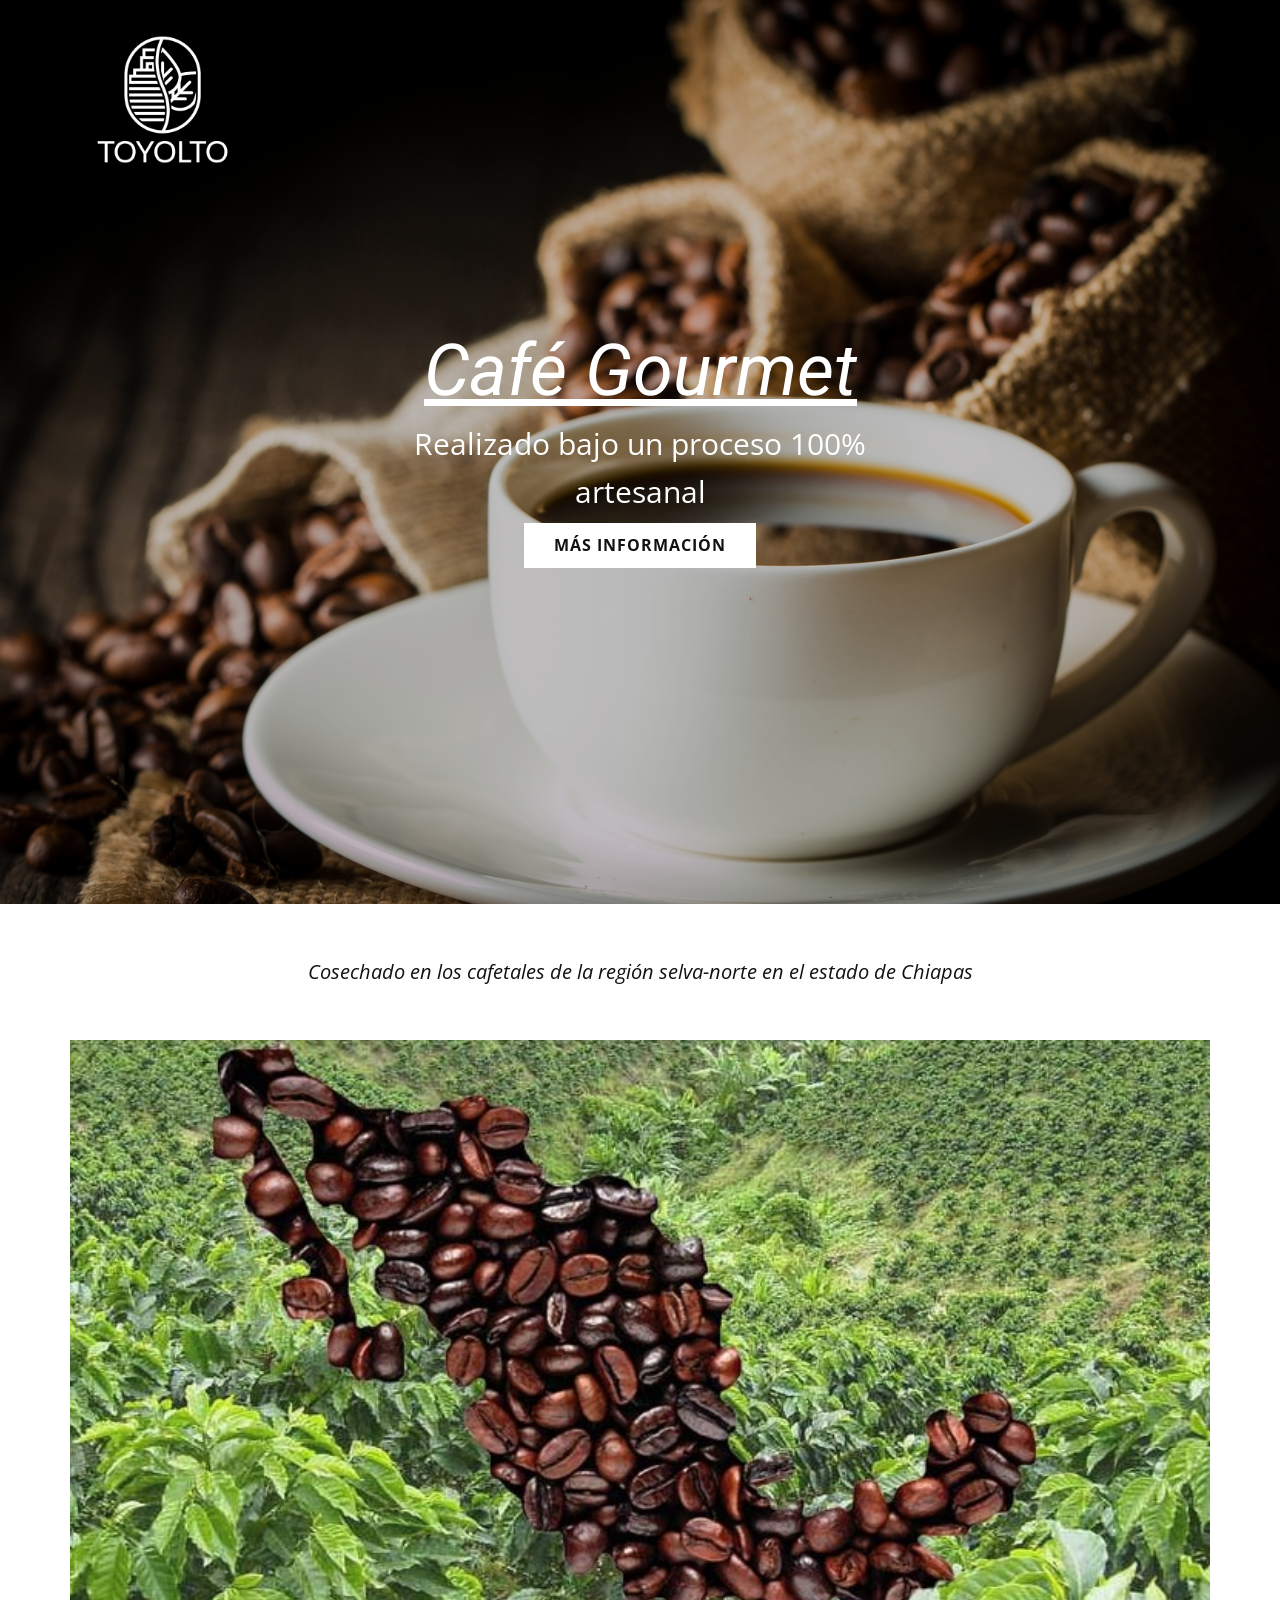
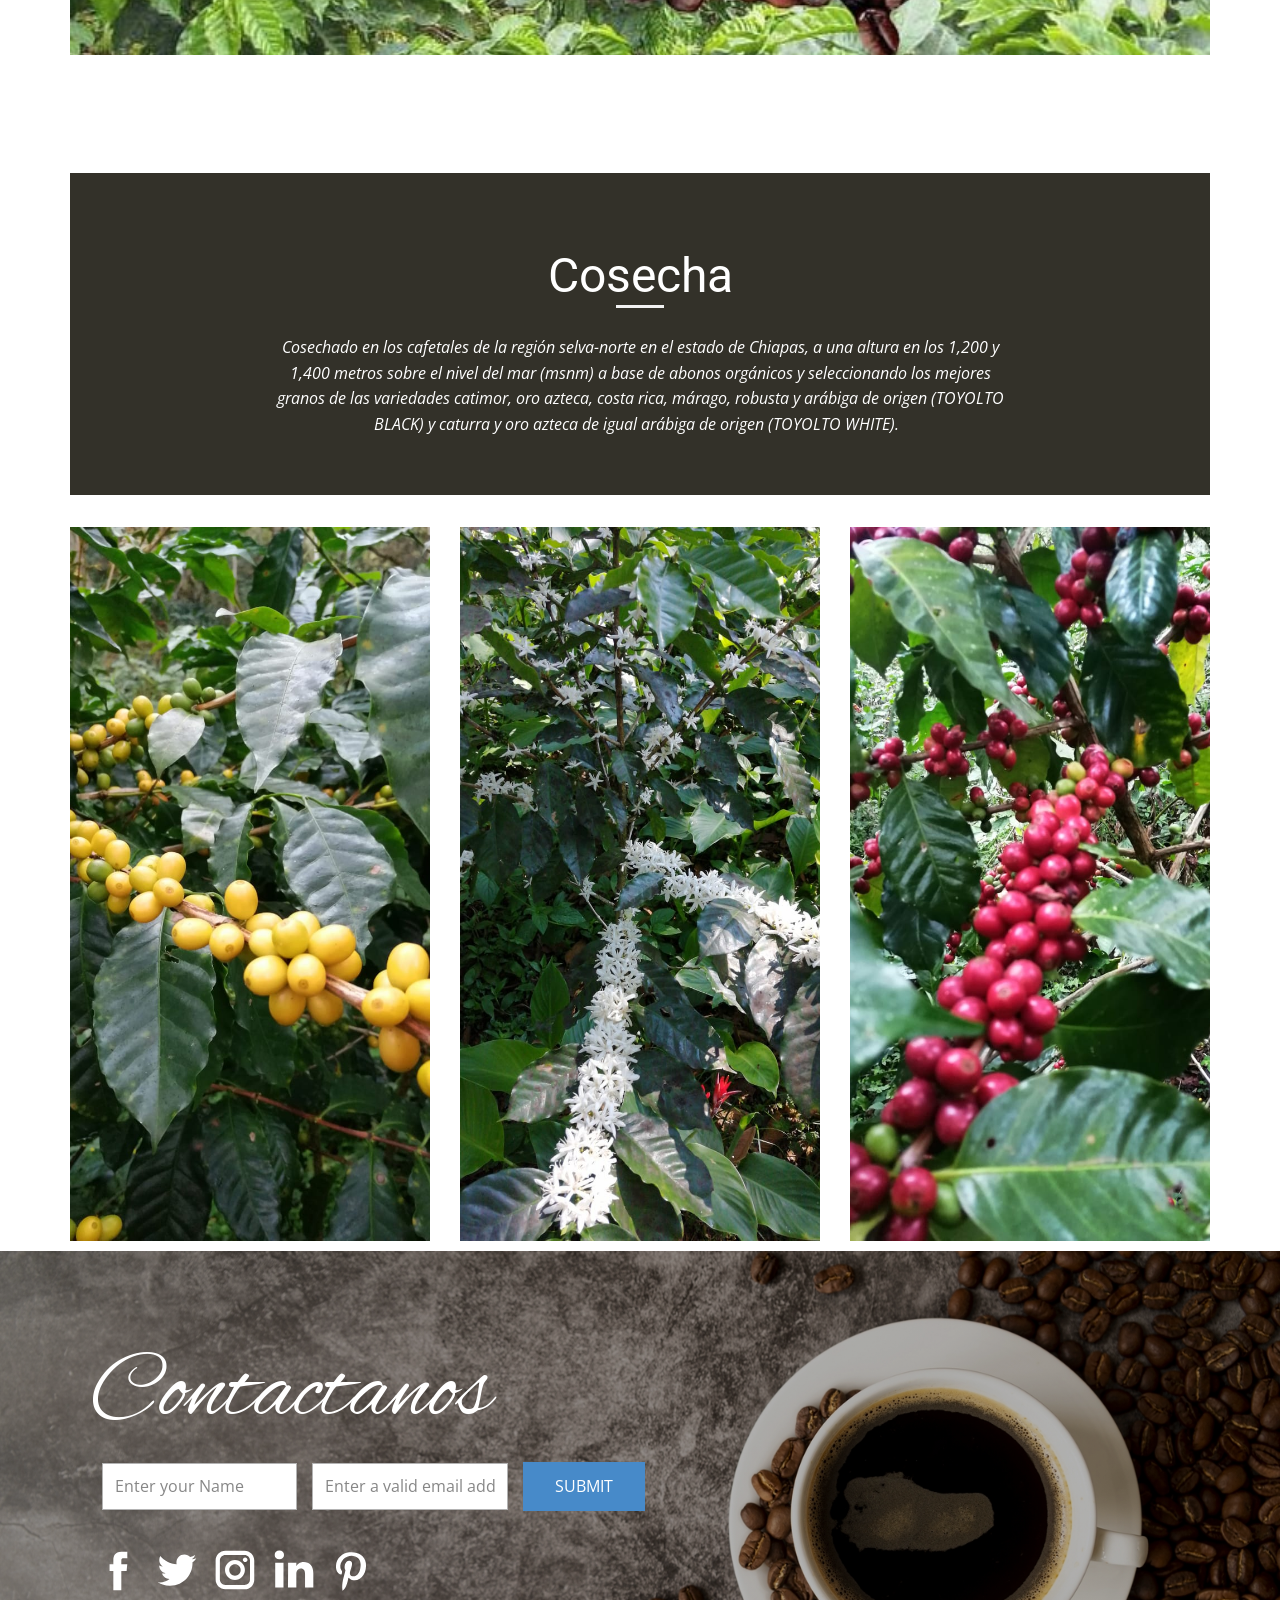
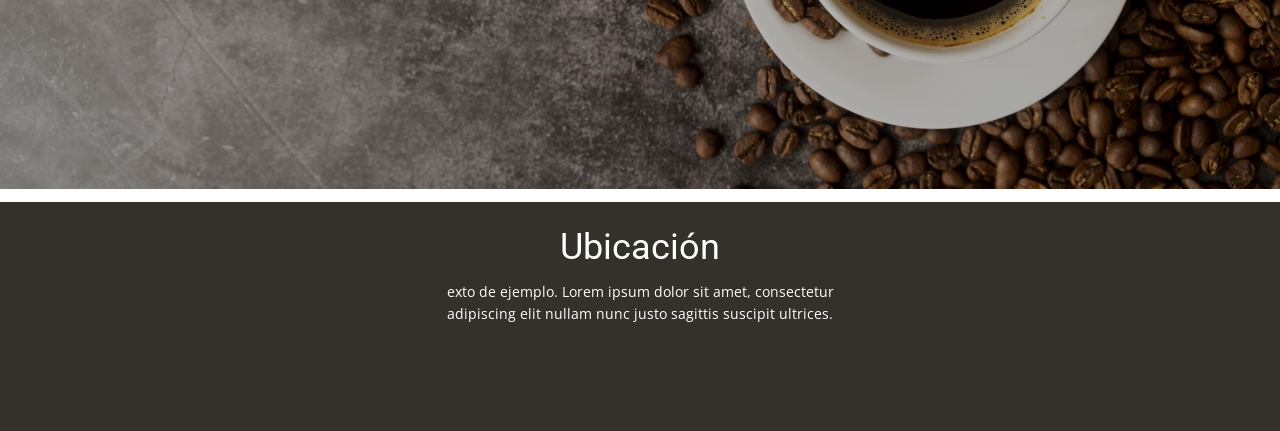
<file: CafeToyolta/index.html>
﻿<!DOCTYPE html>
<html style="font-size: 16px;">
  <head>
    <meta name="viewport" content="width=device-width, initial-scale=1.0">
    <meta charset="utf-8">
    <meta name="keywords" content="Café Gourmet, Cosecha, Contactanos, Ubicación">
    <meta name="description" content="">
    <meta name="page_type" content="np-template-header-footer-from-plugin">
    <title>Página 1</title>
    <link rel="stylesheet" href="nicepage.css" media="screen">
<link rel="stylesheet" href="Página-1.css" media="screen">
    <script class="u-script" type="text/javascript" src="jquery.js" defer=""></script>
    <script class="u-script" type="text/javascript" src="nicepage.js" defer=""></script>
    <meta name="generator" content="Nicepage 2.30.1, nicepage.com">
    <link id="u-theme-google-font" rel="stylesheet" href="https://fonts.googleapis.com/css?family=Roboto:100,100i,300,300i,400,400i,500,500i,700,700i,900,900i|Open+Sans:300,300i,400,400i,600,600i,700,700i,800,800i">
    <link id="u-page-google-font" rel="stylesheet" href="https://fonts.googleapis.com/css?family=Alex+Brush:400">
    
    
    
    
    
    
    <script type="application/ld+json">{
		"@context": "http://schema.org",
		"@type": "Organization",
		"name": "",
		"url": "index.html",
		"logo": "images/Logo_TOYOLTO-DIGITAL-SinFondo-04.png"
}</script>
    <meta property="og:title" content="Página 1">
    <meta property="og:type" content="website">
    <meta name="theme-color" content="#478ac9">
    <link rel="canonical" href="index.html">
    <meta property="og:url" content="index.html">
  </head>
  <body data-home-page="Página-1.html" data-home-page-title="Página 1" class="u-body u-overlap u-overlap-contrast u-overlap-transparent"><header class="u-clearfix u-header u-header" id="sec-9629"><div class="u-clearfix u-sheet u-sheet-1">
        <a href="https://nicepage.com" class="u-image u-logo u-image-1" data-image-width="500" data-image-height="500">
          <img src="images/Logo_TOYOLTO-DIGITAL-SinFondo-04.png" class="u-logo-image u-logo-image-1" data-image-width="185.3542">
        </a>
      </div></header>
    <section class="u-clearfix u-image u-shading u-section-1" src="" id="carousel_6b15" data-image-width="1600" data-image-height="1067">
      <div class="u-clearfix u-sheet u-sheet-1">
        <h1 class="u-align-left u-text u-text-1">
          <br>Café Gourmet<br>
          <br>
          <br>
        </h1>
        <p class="u-align-center u-text u-text-2">Realizado bajo un proceso 100% artesanal</p>
        <a href="https://nicepage.com" class="u-align-center u-btn u-button-style u-hover-grey-10 u-white u-btn-1">mÁS INFORMACIÓN</a>
      </div>
    </section>
    <section class="u-clearfix u-section-2" id="carousel_3991">
      <div class="u-clearfix u-sheet u-sheet-1">
        <div class="u-align-center u-container-style u-group u-group-1">
          <div class="u-container-layout u-valign-middle u-container-layout-1">
            <p class="u-text u-text-1">Cosechado en los cafetales de la región selva-norte en el estado de Chiapas</p>
          </div>
        </div>
        <img src="images/Cafe-Mexicano-Portada-740x400.jpg" alt="" class="u-expanded-width u-image u-image-default u-image-1" data-image-width="740" data-image-height="400">
      </div>
    </section>
    <section class="u-clearfix u-height-50vw-sm u-section-3" id="carousel_a7dc">
      <div class="u-clearfix u-sheet u-sheet-1">
        <div class="u-container-style u-expanded-width u-group u-palette-3-dark-3 u-shape-rectangle u-group-1">
          <div class="u-container-layout u-container-layout-1">
            <div class="u-container-style u-expanded-width-lg u-expanded-width-md u-expanded-width-sm u-expanded-width-xs u-group u-group-2">
              <div class="u-container-layout u-valign-middle u-container-layout-2">
                <h1 class="u-align-center u-text u-text-1">Cosecha</h1>
                <div class="u-border-3 u-border-grey-5 u-line u-line-horizontal u-line-1"></div>
                <p class="u-align-center u-text u-text-2">Cosechado
en los cafetales de la región selva-norte en el estado de Chiapas, a una altura
en los 1,200 y 1,400 metros sobre el nivel del mar (msnm) a base de abonos
orgánicos y seleccionando los mejores granos de las variedades catimor, oro
azteca, costa rica, márago, robusta y arábiga de origen (TOYOLTO BLACK) y
caturra y oro azteca de igual arábiga de origen (TOYOLTO WHITE).&nbsp;&nbsp;</p>
              </div>
            </div>
          </div>
        </div>
        <div class="u-clearfix u-expanded-width u-gutter-30 u-layout-wrap u-layout-wrap-1">
          <div class="u-gutter-0 u-layout">
            <div class="u-layout-col">
              <div class="u-size-60">
                <div class="u-layout-row">
                  <div class="u-align-left u-container-style u-image u-layout-cell u-left-cell u-size-20 u-image-1">
                    <div class="u-container-layout" src=""></div>
                  </div>
                  <div class="u-align-left u-container-style u-image u-layout-cell u-size-20 u-image-2">
                    <div class="u-container-layout" src=""></div>
                  </div>
                  <div class="u-container-style u-image u-layout-cell u-right-cell u-size-20 u-image-3">
                    <div class="u-container-layout"></div>
                  </div>
                </div>
              </div>
            </div>
          </div>
        </div>
      </div>
    </section>
    <section class="u-clearfix u-image u-shading u-section-4" id="carousel_adb8">
      <div class="u-clearfix u-sheet u-sheet-1">
        <div class="u-container-style u-expanded-width-md u-expanded-width-sm u-expanded-width-xs u-group u-group-1">
          <div class="u-container-layout u-container-layout-1">
            <h2 class="u-custom-font u-text u-text-1">Contactanos</h2>
            <div class="u-form u-form-1">
              <form action="#" method="POST" class="u-block-96a4-8 u-clearfix u-form-horizontal u-form-spacing-15 u-inner-form" source="custom"><!-- hidden inputs for siteId and pageId -->
                <div class="u-form-group u-form-name u-form-group-1">
                  <label for="name-2546" class="u-form-control-hidden u-label">Name</label>
                  <input type="text" placeholder="Enter your Name" id="name-2546" name="name" class="u-border-1 u-border-grey-30 u-input u-input-rectangle u-white" required="">
                </div><!-- always visible -->
                <div class="u-form-email u-form-group u-form-group-2">
                  <label for="email-2546" class="u-form-control-hidden u-label">Email</label>
                  <input type="email" placeholder="Enter a valid email address" id="email-2546" name="email" class="u-border-1 u-border-grey-30 u-input u-input-rectangle u-white" required="">
                </div>
                <div class="u-form-group u-form-submit u-form-group-3">
                  <a href="#" class="u-border-2 u-border-palette-1-base u-btn u-btn-submit u-button-style u-palette-1-base u-btn-1">Submit</a>
                  <input type="submit" value="submit" class="u-form-control-hidden">
                </div>
                <div class="u-form-send-message u-form-send-success"> Thank you! Your message has been sent. </div>
                <div class="u-form-send-error u-form-send-message"> Unable to send your message. Please fix errors then try again. </div>
                <input type="hidden" value="" name="recaptchaResponse">
              </form>
            </div>
          </div>
        </div>
        <div class="u-align-left u-social-icons u-spacing-10 u-social-icons-1">
          <a class="u-social-url" target="_blank" href="https://facebook.com/facebook.com"><span class="u-icon u-icon-circle u-social-facebook u-social-type-logo u-icon-1">
                    <svg class="u-svg-link" preserveAspectRatio="xMidYMin slice" viewBox="0 0 112 112" style=""><use xmlns:xlink="http://www.w3.org/1999/xlink" xlink:href="#svg-0d3d"></use></svg>
                    <svg x="0px" y="0px" viewBox="0 0 112 112" id="svg-0d3d" class="u-svg-content"><path d="M75.5,28.8H65.4c-1.5,0-4,0.9-4,4.3v9.4h13.9l-1.5,15.8H61.4v45.1H42.8V58.3h-8.8V42.4h8.8V32.2 c0-7.4,3.4-18.8,18.8-18.8h13.8v15.4H75.5z"></path></svg>
                  </span>
          </a>
          <a class="u-social-url" target="_blank" href="https://twitter.com/twitter.com"><span class="u-icon u-icon-circle u-social-twitter u-social-type-logo u-icon-2">
                    <svg class="u-svg-link" preserveAspectRatio="xMidYMin slice" viewBox="0 0 112 112" style=""><use xmlns:xlink="http://www.w3.org/1999/xlink" xlink:href="#svg-df92"></use></svg>
                    <svg x="0px" y="0px" viewBox="0 0 112 112" id="svg-df92" class="u-svg-content"><path d="M92.2,38.2c0,0.8,0,1.6,0,2.3c0,24.3-18.6,52.4-52.6,52.4c-10.6,0.1-20.2-2.9-28.5-8.2 c1.4,0.2,2.9,0.2,4.4,0.2c8.7,0,16.7-2.9,23-7.9c-8.1-0.2-14.9-5.5-17.3-12.8c1.1,0.2,2.4,0.2,3.4,0.2c1.6,0,3.3-0.2,4.8-0.7 c-8.4-1.6-14.9-9.2-14.9-18c0-0.2,0-0.2,0-0.2c2.5,1.4,5.4,2.2,8.4,2.3c-5-3.3-8.3-8.9-8.3-15.4c0-3.4,1-6.5,2.5-9.2 c9.1,11.1,22.7,18.5,38,19.2c-0.2-1.4-0.4-2.8-0.4-4.3c0.1-10,8.3-18.2,18.5-18.2c5.4,0,10.1,2.2,13.5,5.7c4.3-0.8,8.1-2.3,11.7-4.5 c-1.4,4.3-4.3,7.9-8.1,10.1c3.7-0.4,7.3-1.4,10.6-2.9C98.9,32.3,95.7,35.5,92.2,38.2z"></path></svg>
                  </span>
          </a>
          <a class="u-social-url" target="_blank" href="https://www.instagram.com/instagram.com"><span class="u-icon u-icon-circle u-social-instagram u-social-type-logo u-icon-3">
                    <svg class="u-svg-link" preserveAspectRatio="xMidYMin slice" viewBox="0 0 112 112" style=""><use xmlns:xlink="http://www.w3.org/1999/xlink" xlink:href="#svg-643a"></use></svg>
                    <svg x="0px" y="0px" viewBox="0 0 112 112" id="svg-643a" class="u-svg-content"><path d="M55.9,32.9c-12.8,0-23.2,10.4-23.2,23.2s10.4,23.2,23.2,23.2s23.2-10.4,23.2-23.2S68.7,32.9,55.9,32.9z M55.9,69.4c-7.4,0-13.3-6-13.3-13.3c-0.1-7.4,6-13.3,13.3-13.3s13.3,6,13.3,13.3C69.3,63.5,63.3,69.4,55.9,69.4z"></path><path d="M79.7,26.8c-3,0-5.4,2.5-5.4,5.4s2.5,5.4,5.4,5.4c3,0,5.4-2.5,5.4-5.4S82.7,26.8,79.7,26.8z"></path><path d="M78.2,11H33.5C21,11,10.8,21.3,10.8,33.7v44.7c0,12.6,10.2,22.8,22.7,22.8h44.7c12.6,0,22.7-10.2,22.7-22.7 V33.7C100.8,21.1,90.6,11,78.2,11z M91,78.4c0,7.1-5.8,12.8-12.8,12.8H33.5c-7.1,0-12.8-5.8-12.8-12.8V33.7 c0-7.1,5.8-12.8,12.8-12.8h44.7c7.1,0,12.8,5.8,12.8,12.8V78.4z"></path></svg>
                  </span>
          </a>
          <a class="u-social-url" target="_blank" href="https://linkedin.com/in/linkedin.com"><span class="u-icon u-icon-circle u-social-linkedin u-social-type-logo u-icon-4">
                    <svg class="u-svg-link" preserveAspectRatio="xMidYMin slice" viewBox="0 0 112 112" style=""><use xmlns:xlink="http://www.w3.org/1999/xlink" xlink:href="#svg-a268"></use></svg>
                    <svg x="0px" y="0px" viewBox="0 0 112 112" id="svg-a268" class="u-svg-content"><path d="M33.8,96.8H14.5v-58h19.3V96.8z M24.1,30.9L24.1,30.9c-6.6,0-10.8-4.5-10.8-10.1c0-5.8,4.3-10.1,10.9-10.1 S34.9,15,35.1,20.8C35.1,26.4,30.8,30.9,24.1,30.9z M103.3,96.8H84.1v-31c0-7.8-2.7-13.1-9.8-13.1c-5.3,0-8.5,3.6-9.9,7.1 c-0.6,1.3-0.6,3-0.6,4.8V97H44.5c0,0,0.3-52.6,0-58h19.3v8.2c2.6-3.9,7.2-9.6,17.4-9.6c12.7,0,22.2,8.4,22.2,26.1V96.8z"></path></svg>
                  </span>
          </a>
          <a class="u-social-url" target="_blank" href="https://pinterest.com/pinterest.com"><span class="u-icon u-icon-circle u-social-pinterest u-social-type-logo u-icon-5">
                    <svg class="u-svg-link" preserveAspectRatio="xMidYMin slice" viewBox="0 0 112 112" style=""><use xmlns:xlink="http://www.w3.org/1999/xlink" xlink:href="#svg-7d02"></use></svg>
                    <svg x="0px" y="0px" viewBox="0 0 112 112" id="svg-7d02" class="u-svg-content"><path d="M61.9,79.8c-5.5-0.3-7.8-3.1-12-5.8c-2.3,12.4-5.4,24.3-13.8,30.5c-2.6-18.7,3.8-32.8,6.9-47.7 c-5.1-8.7,0.7-26.2,11.5-21.9c13.5,5.4-11.6,32.3,5.1,35.7c17.6,3.5,24.7-30.5,13.8-41.4c-15.7-16.1-45.7-0.5-42,22.3 c0.9,5.6,6.7,7.2,2.3,15c-10.1-2.2-13-10.2-12.7-20.7c0.6-17.3,15.5-29.3,30.5-31.1c19-2.2,36.8,6.9,39.2,24.7 C93.4,59.5,82.3,81.3,61.9,79.8z"></path></svg>
                  </span>
          </a>
        </div>
      </div>
    </section>
    <section class="u-clearfix u-section-5" id="sec-1692">
      <div class="u-clearfix u-sheet u-sheet-1"></div>
    </section>
    
    
    <footer class="u-align-center u-clearfix u-footer u-palette-3-dark-3 u-footer" id="sec-d877"><div class="u-clearfix u-sheet u-sheet-1">
        <h2 class="u-heading-font u-subtitle u-text u-text-1">Ubicación</h2>
        <p class="u-small-text u-text u-text-variant u-text-2">exto de ejemplo. Lorem ipsum dolor sit amet, consectetur adipiscing elit nullam nunc justo sagittis suscipit ultrices.</p>
      </div></footer>
    
  </body>
</html>
</file>
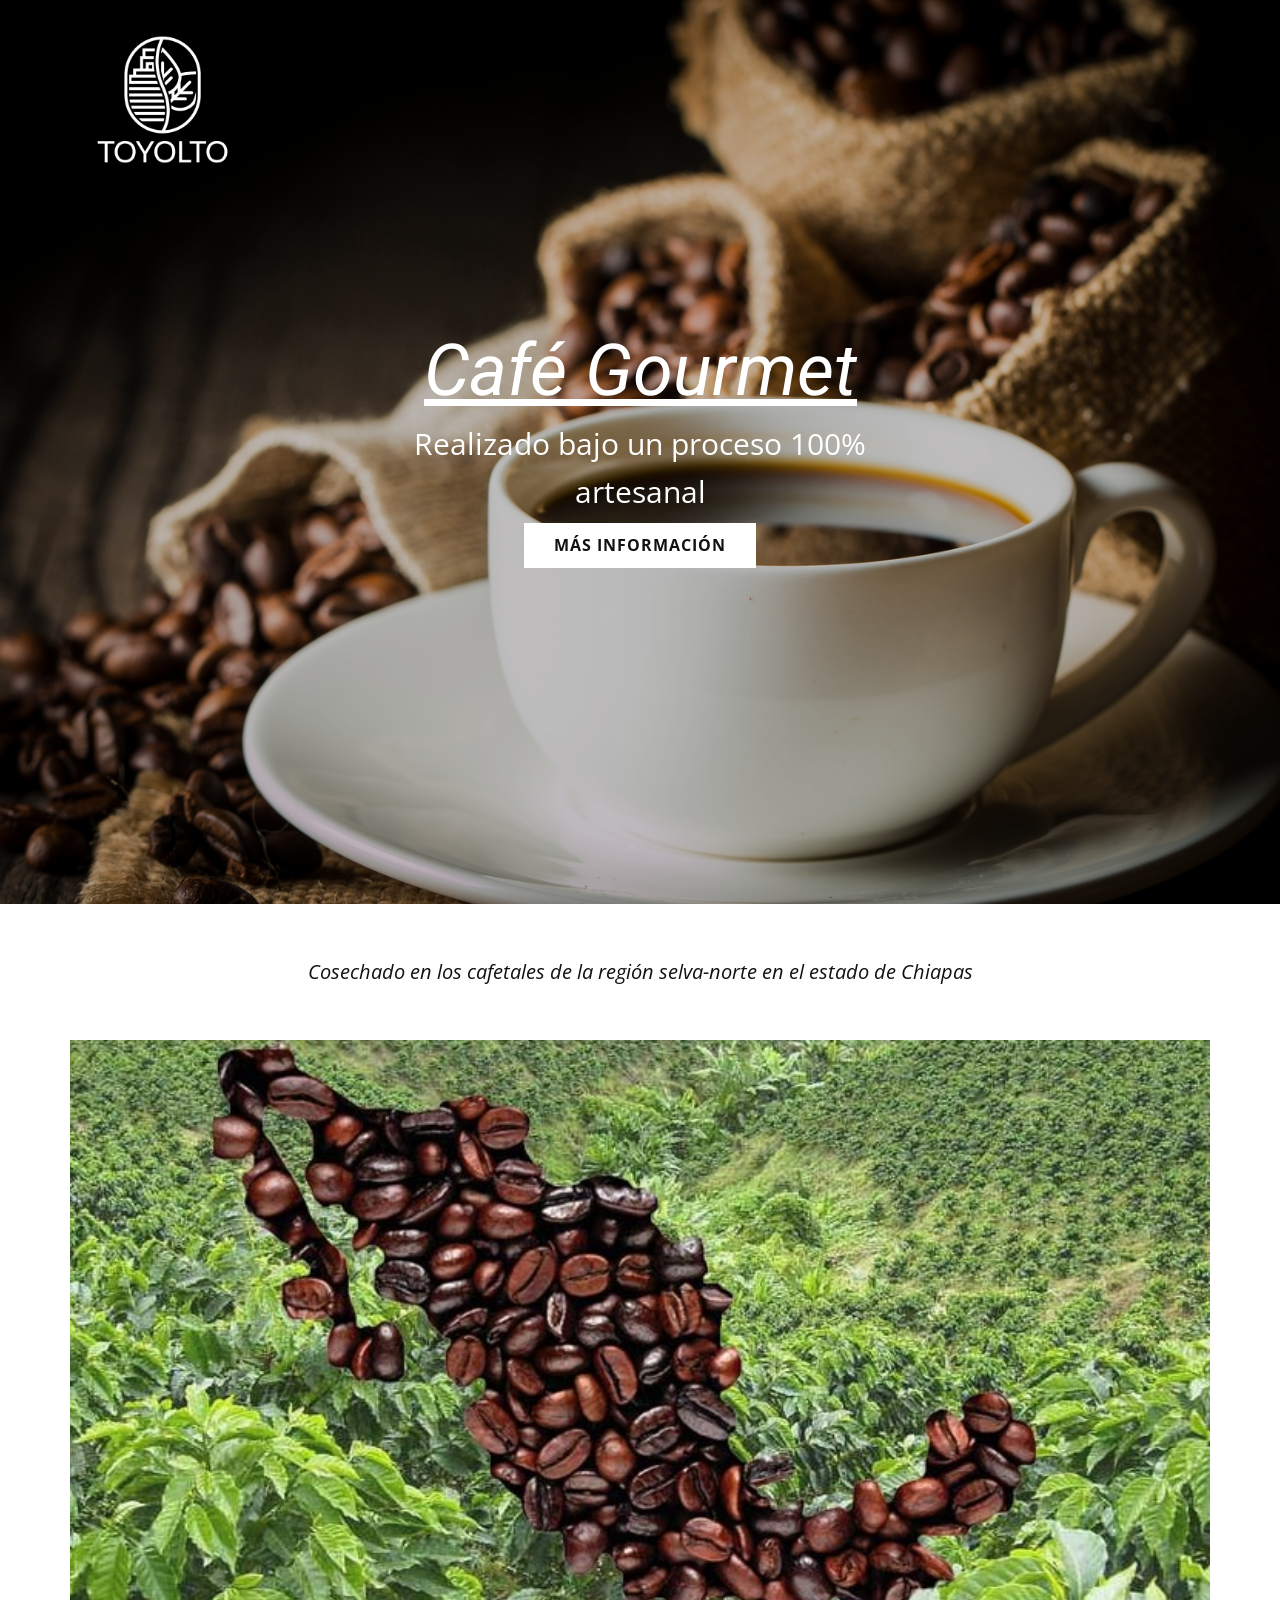
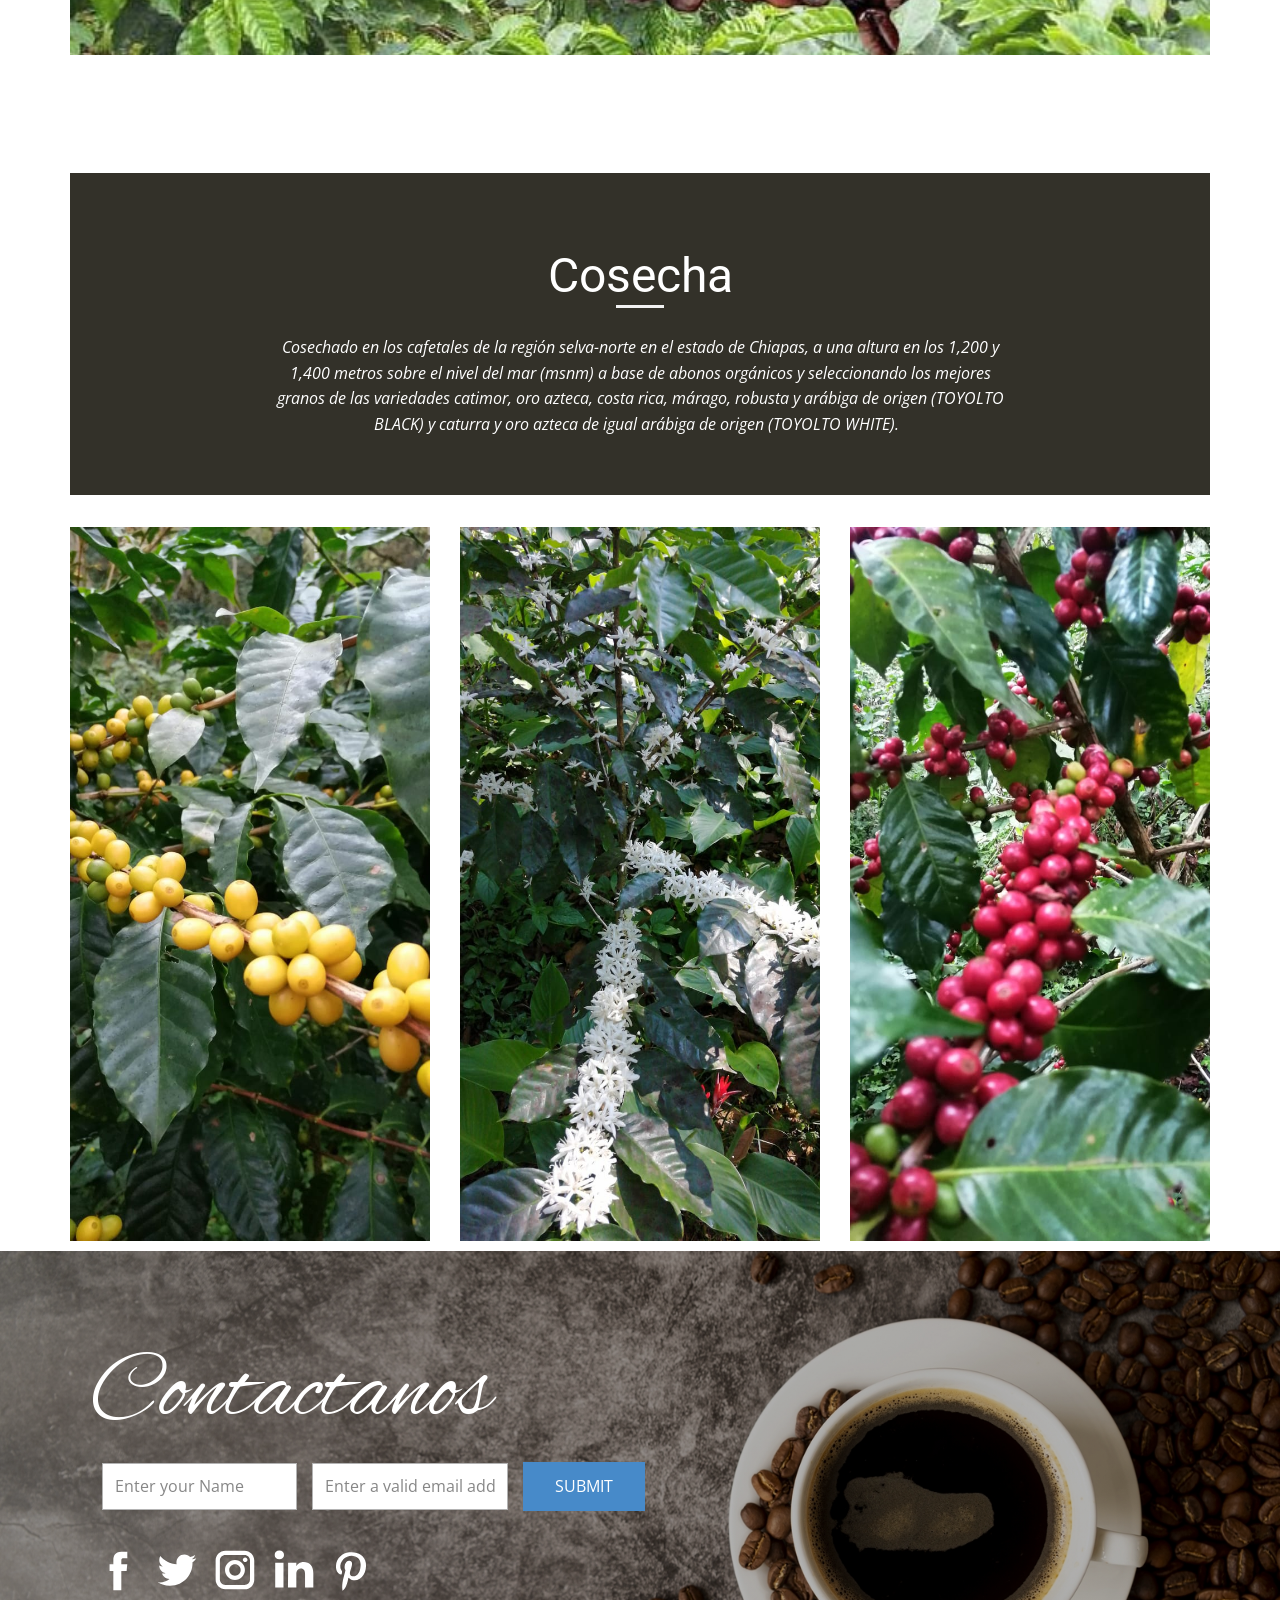
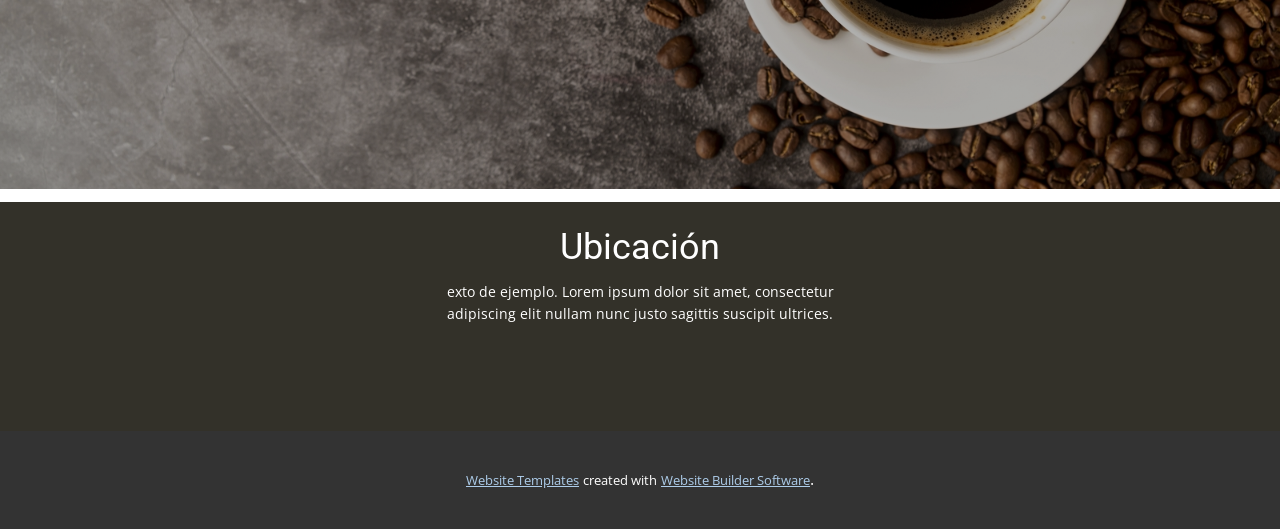
<file: CafeToyolta/Página-1.html>
<!DOCTYPE html>
<html style="font-size: 16px;">
  <head>
    <meta name="viewport" content="width=device-width, initial-scale=1.0">
    <meta charset="utf-8">
    <meta name="keywords" content="Café Gourmet, Cosecha, Contactanos, Ubicación">
    <meta name="description" content="">
    <meta name="page_type" content="np-template-header-footer-from-plugin">
    <title>Página 1</title>
    <link rel="stylesheet" href="nicepage.css" media="screen">
<link rel="stylesheet" href="Página-1.css" media="screen">
    <script class="u-script" type="text/javascript" src="jquery.js" defer=""></script>
    <script class="u-script" type="text/javascript" src="nicepage.js" defer=""></script>
    <meta name="generator" content="Nicepage 2.30.1, nicepage.com">
    <link id="u-theme-google-font" rel="stylesheet" href="https://fonts.googleapis.com/css?family=Roboto:100,100i,300,300i,400,400i,500,500i,700,700i,900,900i|Open+Sans:300,300i,400,400i,600,600i,700,700i,800,800i">
    <link id="u-page-google-font" rel="stylesheet" href="https://fonts.googleapis.com/css?family=Alex+Brush:400">
    
    
    
    
    
    
    <script type="application/ld+json">{
		"@context": "http://schema.org",
		"@type": "Organization",
		"name": "",
		"url": "index.html",
		"logo": "images/Logo_TOYOLTO-DIGITAL-SinFondo-04.png"
}</script>
    <meta property="og:title" content="Página 1">
    <meta property="og:type" content="website">
    <meta name="theme-color" content="#478ac9">
    <link rel="canonical" href="index.html">
    <meta property="og:url" content="index.html">
  </head>
  <body class="u-body u-overlap u-overlap-contrast u-overlap-transparent"><header class="u-clearfix u-header u-header" id="sec-9629"><div class="u-clearfix u-sheet u-sheet-1">
        <a href="https://nicepage.com" class="u-image u-logo u-image-1" data-image-width="500" data-image-height="500">
          <img src="images/Logo_TOYOLTO-DIGITAL-SinFondo-04.png" class="u-logo-image u-logo-image-1" data-image-width="185.3542">
        </a>
      </div></header>
    <section class="u-clearfix u-image u-shading u-section-1" src="" id="carousel_6b15" data-image-width="1600" data-image-height="1067">
      <div class="u-clearfix u-sheet u-sheet-1">
        <h1 class="u-align-left u-text u-text-1">
          <br>Café Gourmet<br>
          <br>
          <br>
        </h1>
        <p class="u-align-center u-text u-text-2">Realizado bajo un proceso 100% artesanal</p>
        <a href="https://nicepage.com" class="u-align-center u-btn u-button-style u-hover-grey-10 u-white u-btn-1">mÁS INFORMACIÓN</a>
      </div>
    </section>
    <section class="u-clearfix u-section-2" id="carousel_3991">
      <div class="u-clearfix u-sheet u-sheet-1">
        <div class="u-align-center u-container-style u-group u-group-1">
          <div class="u-container-layout u-valign-middle u-container-layout-1">
            <p class="u-text u-text-1">Cosechado en los cafetales de la región selva-norte en el estado de Chiapas</p>
          </div>
        </div>
        <img src="images/Cafe-Mexicano-Portada-740x400.jpg" alt="" class="u-expanded-width u-image u-image-default u-image-1" data-image-width="740" data-image-height="400">
      </div>
    </section>
    <section class="u-clearfix u-height-50vw-sm u-section-3" id="carousel_a7dc">
      <div class="u-clearfix u-sheet u-sheet-1">
        <div class="u-container-style u-expanded-width u-group u-palette-3-dark-3 u-shape-rectangle u-group-1">
          <div class="u-container-layout u-container-layout-1">
            <div class="u-container-style u-expanded-width-lg u-expanded-width-md u-expanded-width-sm u-expanded-width-xs u-group u-group-2">
              <div class="u-container-layout u-valign-middle u-container-layout-2">
                <h1 class="u-align-center u-text u-text-1">Cosecha</h1>
                <div class="u-border-3 u-border-grey-5 u-line u-line-horizontal u-line-1"></div>
                <p class="u-align-center u-text u-text-2">Cosechado
en los cafetales de la región selva-norte en el estado de Chiapas, a una altura
en los 1,200 y 1,400 metros sobre el nivel del mar (msnm) a base de abonos
orgánicos y seleccionando los mejores granos de las variedades catimor, oro
azteca, costa rica, márago, robusta y arábiga de origen (TOYOLTO BLACK) y
caturra y oro azteca de igual arábiga de origen (TOYOLTO WHITE).&nbsp;&nbsp;</p>
              </div>
            </div>
          </div>
        </div>
        <div class="u-clearfix u-expanded-width u-gutter-30 u-layout-wrap u-layout-wrap-1">
          <div class="u-gutter-0 u-layout">
            <div class="u-layout-col">
              <div class="u-size-60">
                <div class="u-layout-row">
                  <div class="u-align-left u-container-style u-image u-layout-cell u-left-cell u-size-20 u-image-1">
                    <div class="u-container-layout" src=""></div>
                  </div>
                  <div class="u-align-left u-container-style u-image u-layout-cell u-size-20 u-image-2">
                    <div class="u-container-layout" src=""></div>
                  </div>
                  <div class="u-container-style u-image u-layout-cell u-right-cell u-size-20 u-image-3">
                    <div class="u-container-layout"></div>
                  </div>
                </div>
              </div>
            </div>
          </div>
        </div>
      </div>
    </section>
    <section class="u-clearfix u-image u-shading u-section-4" id="carousel_adb8">
      <div class="u-clearfix u-sheet u-sheet-1">
        <div class="u-container-style u-expanded-width-md u-expanded-width-sm u-expanded-width-xs u-group u-group-1">
          <div class="u-container-layout u-container-layout-1">
            <h2 class="u-custom-font u-text u-text-1">Contactanos</h2>
            <div class="u-form u-form-1">
              <form action="#" method="POST" class="u-block-96a4-8 u-clearfix u-form-horizontal u-form-spacing-15 u-inner-form" source="custom"><!-- hidden inputs for siteId and pageId -->
                <div class="u-form-group u-form-name u-form-group-1">
                  <label for="name-2546" class="u-form-control-hidden u-label">Name</label>
                  <input type="text" placeholder="Enter your Name" id="name-2546" name="name" class="u-border-1 u-border-grey-30 u-input u-input-rectangle u-white" required="">
                </div><!-- always visible -->
                <div class="u-form-email u-form-group u-form-group-2">
                  <label for="email-2546" class="u-form-control-hidden u-label">Email</label>
                  <input type="email" placeholder="Enter a valid email address" id="email-2546" name="email" class="u-border-1 u-border-grey-30 u-input u-input-rectangle u-white" required="">
                </div>
                <div class="u-form-group u-form-submit u-form-group-3">
                  <a href="#" class="u-border-2 u-border-palette-1-base u-btn u-btn-submit u-button-style u-palette-1-base u-btn-1">Submit</a>
                  <input type="submit" value="submit" class="u-form-control-hidden">
                </div>
                <div class="u-form-send-message u-form-send-success"> Thank you! Your message has been sent. </div>
                <div class="u-form-send-error u-form-send-message"> Unable to send your message. Please fix errors then try again. </div>
                <input type="hidden" value="" name="recaptchaResponse">
              </form>
            </div>
          </div>
        </div>
        <div class="u-align-left u-social-icons u-spacing-10 u-social-icons-1">
          <a class="u-social-url" target="_blank" href="https://facebook.com/facebook.com"><span class="u-icon u-icon-circle u-social-facebook u-social-type-logo u-icon-1">
                    <svg class="u-svg-link" preserveAspectRatio="xMidYMin slice" viewBox="0 0 112 112" style=""><use xmlns:xlink="http://www.w3.org/1999/xlink" xlink:href="#svg-0d3d"></use></svg>
                    <svg x="0px" y="0px" viewBox="0 0 112 112" id="svg-0d3d" class="u-svg-content"><path d="M75.5,28.8H65.4c-1.5,0-4,0.9-4,4.3v9.4h13.9l-1.5,15.8H61.4v45.1H42.8V58.3h-8.8V42.4h8.8V32.2 c0-7.4,3.4-18.8,18.8-18.8h13.8v15.4H75.5z"></path></svg>
                  </span>
          </a>
          <a class="u-social-url" target="_blank" href="https://twitter.com/twitter.com"><span class="u-icon u-icon-circle u-social-twitter u-social-type-logo u-icon-2">
                    <svg class="u-svg-link" preserveAspectRatio="xMidYMin slice" viewBox="0 0 112 112" style=""><use xmlns:xlink="http://www.w3.org/1999/xlink" xlink:href="#svg-df92"></use></svg>
                    <svg x="0px" y="0px" viewBox="0 0 112 112" id="svg-df92" class="u-svg-content"><path d="M92.2,38.2c0,0.8,0,1.6,0,2.3c0,24.3-18.6,52.4-52.6,52.4c-10.6,0.1-20.2-2.9-28.5-8.2 c1.4,0.2,2.9,0.2,4.4,0.2c8.7,0,16.7-2.9,23-7.9c-8.1-0.2-14.9-5.5-17.3-12.8c1.1,0.2,2.4,0.2,3.4,0.2c1.6,0,3.3-0.2,4.8-0.7 c-8.4-1.6-14.9-9.2-14.9-18c0-0.2,0-0.2,0-0.2c2.5,1.4,5.4,2.2,8.4,2.3c-5-3.3-8.3-8.9-8.3-15.4c0-3.4,1-6.5,2.5-9.2 c9.1,11.1,22.7,18.5,38,19.2c-0.2-1.4-0.4-2.8-0.4-4.3c0.1-10,8.3-18.2,18.5-18.2c5.4,0,10.1,2.2,13.5,5.7c4.3-0.8,8.1-2.3,11.7-4.5 c-1.4,4.3-4.3,7.9-8.1,10.1c3.7-0.4,7.3-1.4,10.6-2.9C98.9,32.3,95.7,35.5,92.2,38.2z"></path></svg>
                  </span>
          </a>
          <a class="u-social-url" target="_blank" href="https://www.instagram.com/instagram.com"><span class="u-icon u-icon-circle u-social-instagram u-social-type-logo u-icon-3">
                    <svg class="u-svg-link" preserveAspectRatio="xMidYMin slice" viewBox="0 0 112 112" style=""><use xmlns:xlink="http://www.w3.org/1999/xlink" xlink:href="#svg-643a"></use></svg>
                    <svg x="0px" y="0px" viewBox="0 0 112 112" id="svg-643a" class="u-svg-content"><path d="M55.9,32.9c-12.8,0-23.2,10.4-23.2,23.2s10.4,23.2,23.2,23.2s23.2-10.4,23.2-23.2S68.7,32.9,55.9,32.9z M55.9,69.4c-7.4,0-13.3-6-13.3-13.3c-0.1-7.4,6-13.3,13.3-13.3s13.3,6,13.3,13.3C69.3,63.5,63.3,69.4,55.9,69.4z"></path><path d="M79.7,26.8c-3,0-5.4,2.5-5.4,5.4s2.5,5.4,5.4,5.4c3,0,5.4-2.5,5.4-5.4S82.7,26.8,79.7,26.8z"></path><path d="M78.2,11H33.5C21,11,10.8,21.3,10.8,33.7v44.7c0,12.6,10.2,22.8,22.7,22.8h44.7c12.6,0,22.7-10.2,22.7-22.7 V33.7C100.8,21.1,90.6,11,78.2,11z M91,78.4c0,7.1-5.8,12.8-12.8,12.8H33.5c-7.1,0-12.8-5.8-12.8-12.8V33.7 c0-7.1,5.8-12.8,12.8-12.8h44.7c7.1,0,12.8,5.8,12.8,12.8V78.4z"></path></svg>
                  </span>
          </a>
          <a class="u-social-url" target="_blank" href="https://linkedin.com/in/linkedin.com"><span class="u-icon u-icon-circle u-social-linkedin u-social-type-logo u-icon-4">
                    <svg class="u-svg-link" preserveAspectRatio="xMidYMin slice" viewBox="0 0 112 112" style=""><use xmlns:xlink="http://www.w3.org/1999/xlink" xlink:href="#svg-a268"></use></svg>
                    <svg x="0px" y="0px" viewBox="0 0 112 112" id="svg-a268" class="u-svg-content"><path d="M33.8,96.8H14.5v-58h19.3V96.8z M24.1,30.9L24.1,30.9c-6.6,0-10.8-4.5-10.8-10.1c0-5.8,4.3-10.1,10.9-10.1 S34.9,15,35.1,20.8C35.1,26.4,30.8,30.9,24.1,30.9z M103.3,96.8H84.1v-31c0-7.8-2.7-13.1-9.8-13.1c-5.3,0-8.5,3.6-9.9,7.1 c-0.6,1.3-0.6,3-0.6,4.8V97H44.5c0,0,0.3-52.6,0-58h19.3v8.2c2.6-3.9,7.2-9.6,17.4-9.6c12.7,0,22.2,8.4,22.2,26.1V96.8z"></path></svg>
                  </span>
          </a>
          <a class="u-social-url" target="_blank" href="https://pinterest.com/pinterest.com"><span class="u-icon u-icon-circle u-social-pinterest u-social-type-logo u-icon-5">
                    <svg class="u-svg-link" preserveAspectRatio="xMidYMin slice" viewBox="0 0 112 112" style=""><use xmlns:xlink="http://www.w3.org/1999/xlink" xlink:href="#svg-7d02"></use></svg>
                    <svg x="0px" y="0px" viewBox="0 0 112 112" id="svg-7d02" class="u-svg-content"><path d="M61.9,79.8c-5.5-0.3-7.8-3.1-12-5.8c-2.3,12.4-5.4,24.3-13.8,30.5c-2.6-18.7,3.8-32.8,6.9-47.7 c-5.1-8.7,0.7-26.2,11.5-21.9c13.5,5.4-11.6,32.3,5.1,35.7c17.6,3.5,24.7-30.5,13.8-41.4c-15.7-16.1-45.7-0.5-42,22.3 c0.9,5.6,6.7,7.2,2.3,15c-10.1-2.2-13-10.2-12.7-20.7c0.6-17.3,15.5-29.3,30.5-31.1c19-2.2,36.8,6.9,39.2,24.7 C93.4,59.5,82.3,81.3,61.9,79.8z"></path></svg>
                  </span>
          </a>
        </div>
      </div>
    </section>
    <section class="u-clearfix u-section-5" id="sec-1692">
      <div class="u-clearfix u-sheet u-sheet-1"></div>
    </section>
    
    
    <footer class="u-align-center u-clearfix u-footer u-palette-3-dark-3 u-footer" id="sec-d877"><div class="u-clearfix u-sheet u-sheet-1">
        <h2 class="u-heading-font u-subtitle u-text u-text-1">Ubicación</h2>
        <p class="u-small-text u-text u-text-variant u-text-2">exto de ejemplo. Lorem ipsum dolor sit amet, consectetur adipiscing elit nullam nunc justo sagittis suscipit ultrices.</p>
      </div></footer>
    <section class="u-backlink u-clearfix u-grey-80">
      <a class="u-link" href="https://nicepage.com/website-templates" target="_blank">
        <span>Website Templates</span>
      </a>
      <p class="u-text">
        <span>created with</span>
      </p>
      <a class="u-link" href="https://nicepage.com/" target="_blank">
        <span>Website Builder Software</span>
      </a>. 
    </section>
  </body>
</html>
</file>
<file: CafeToyolta/Página-1.css>
.u-section-1 {
  background-image: linear-gradient(0deg, rgba(0,0,0,0.25), rgba(0,0,0,0.25)), url("images/216.jpg");
  background-position: 50% 50%;
}

.u-section-1 .u-sheet-1 {
  min-height: 904px;
}

.u-section-1 .u-text-1 {
  font-style: italic;
  font-size: 4.5rem;
  text-decoration: underline !important;
  margin: 252px 329px 0 354px;
}

.u-section-1 .u-text-2 {
  font-size: 1.875rem;
  width: 458px;
  margin: -149px auto 0;
}

.u-section-1 .u-btn-1 {
  border-style: none;
  letter-spacing: 1px;
  font-weight: 700;
  text-transform: uppercase;
  background-image: none;
  margin: 7px auto 60px;
}

@media (max-width: 1199px) {
  .u-section-1 .u-sheet-1 {
    min-height: 745px;
  }

  .u-section-1 .u-text-1 {
    margin-left: 254px;
    margin-right: 229px;
  }
}

@media (max-width: 991px) {
  .u-section-1 .u-sheet-1 {
    min-height: 571px;
  }

  .u-section-1 .u-text-1 {
    margin-left: 144px;
    margin-right: 119px;
  }
}

@media (max-width: 767px) {
  .u-section-1 .u-sheet-1 {
    min-height: 428px;
  }

  .u-section-1 .u-text-1 {
    margin-left: 54px;
    margin-right: 29px;
  }
}

@media (max-width: 575px) {
  .u-section-1 .u-sheet-1 {
    min-height: 269px;
  }

  .u-section-1 .u-text-1 {
    margin-left: 0;
    margin-right: 0;
    font-size: 2.25rem;
  }

  .u-section-1 .u-text-2 {
    width: 340px;
  }
}.u-section-2 .u-sheet-1 {
  min-height: 100vh;
}

.u-section-2 .u-group-1 {
  min-height: 84px;
  width: 877px;
  height: auto;
  margin: 26px auto 0;
}

.u-section-2 .u-container-layout-1 {
  padding: 0 60px;
}

.u-section-2 .u-text-1 {
  font-style: italic;
  font-size: 1.25rem;
  margin: 0;
}

.u-section-2 .u-image-1 {
  height: 615px;
  object-position: 100% 0%;
  background-position: 100% 0%;
  margin: 26px auto 51px 0;
}

@media (max-width: 1199px) {
  .u-section-2 .u-group-1 {
    width: 723px;
    margin-top: 74px;
  }

  .u-section-2 .u-container-layout-1 {
    padding-left: 49px;
    padding-right: 49px;
  }

  .u-section-2 .u-image-1 {
    margin-bottom: 3px;
    margin-right: initial;
    margin-left: initial;
  }
}

@media (max-width: 991px) {
  .u-section-2 .u-group-1 {
    width: 554px;
  }

  .u-section-2 .u-container-layout-1 {
    padding-left: 38px;
    padding-right: 38px;
  }
}

@media (max-width: 767px) {
  .u-section-2 .u-group-1 {
    width: 519px;
  }

  .u-section-2 .u-container-layout-1 {
    padding-left: 28px;
    padding-right: 28px;
  }
}

@media (max-width: 575px) {
  .u-section-2 .u-group-1 {
    width: 340px;
  }

  .u-section-2 .u-container-layout-1 {
    padding-left: 18px;
    padding-right: 18px;
  }

  .u-section-2 .u-image-1 {
    height: 241px;
    margin-right: initial;
    margin-left: initial;
  }
}.u-section-3 .u-sheet-1 {
  min-height: 1046px;
}

.u-section-3 .u-group-1 {
  background-image: none;
  min-height: 322px;
  height: auto;
  margin: -31px auto 0 0;
}

.u-section-3 .u-container-layout-1 {
  padding: 30px;
}

.u-section-3 .u-group-2 {
  min-height: 219px;
  width: 800px;
  height: auto;
  margin: 32px auto 0;
}

.u-section-3 .u-container-layout-2 {
  padding-left: 27px;
  padding-right: 27px;
}

.u-section-3 .u-text-1 {
  line-height: 1;
  font-size: 3rem;
  margin: 17px 0 0;
}

.u-section-3 .u-line-1 {
  width: 48px;
  height: 3px;
  transform-origin: right center 0;
  margin: 5px auto 0;
}

.u-section-3 .u-text-2 {
  font-style: italic;
  margin: 27px 0 17px;
}

.u-section-3 .u-layout-wrap-1 {
  margin: 32px auto 10px 0;
}

.u-section-3 .u-image-1 {
  background-image: url("images/WhatsAppImage2020-02-18at12.53.13PM.jpeg");
  background-position: 50% 50%;
  min-height: 744px;
}

.u-section-3 .u-image-2 {
  background-image: url("images/WhatsAppImage2020-02-18at12.54.26PM.jpeg");
  background-position: 50% 50%;
  min-height: 744px;
}

.u-section-3 .u-image-3 {
  background-image: url("images/WhatsAppImage2020-02-18at12.53.41PM.jpeg");
  background-position: 50% 50%;
  min-height: 744px;
}

@media (max-width: 1199px) {
  .u-section-3 .u-sheet-1 {
    min-height: 1066px;
  }

  .u-section-3 .u-group-1 {
    margin-right: initial;
    margin-left: initial;
  }

  .u-section-3 .u-group-2 {
    min-height: 263px;
    margin-right: initial;
    margin-left: initial;
    width: auto;
  }

  .u-section-3 .u-container-layout-2 {
    padding-left: 49px;
    padding-right: 49px;
  }

  .u-section-3 .u-text-1 {
    margin-top: 25px;
  }

  .u-section-3 .u-line-1 {
    width: 40px;
  }

  .u-section-3 .u-text-2 {
    margin-bottom: 25px;
  }

  .u-section-3 .u-layout-wrap-1 {
    margin-bottom: 54px;
    margin-right: initial;
    margin-left: initial;
  }

  .u-section-3 .u-image-1 {
    min-height: 339px;
  }

  .u-section-3 .u-image-2 {
    min-height: 339px;
  }

  .u-section-3 .u-image-3 {
    min-height: 339px;
  }
}

@media (max-width: 991px) {
  .u-section-3 .u-sheet-1 {
    min-height: 819px;
  }

  .u-section-3 .u-group-2 {
    min-height: 191px;
    width: auto;
    margin-right: initial;
    margin-left: initial;
  }

  .u-section-3 .u-container-layout-2 {
    padding-left: 38px;
    padding-right: 38px;
  }

  .u-section-3 .u-text-1 {
    margin-top: 17px;
  }

  .u-section-3 .u-line-1 {
    width: 30px;
  }

  .u-section-3 .u-text-2 {
    margin-bottom: 17px;
  }

  .u-section-3 .u-layout-wrap-1 {
    margin-bottom: 79px;
    margin-right: initial;
    margin-left: initial;
  }

  .u-section-3 .u-image-1 {
    min-height: 239px;
  }

  .u-section-3 .u-image-2 {
    min-height: 239px;
  }

  .u-section-3 .u-image-3 {
    min-height: 239px;
  }
}

@media (max-width: 767px) {
  .u-section-3 .u-sheet-1 {
    min-height: 2554px;
  }

  .u-section-3 .u-container-layout-1 {
    padding-left: 10px;
    padding-right: 10px;
  }

  .u-section-3 .u-group-2 {
    min-height: 263px;
    width: auto;
    margin-right: initial;
    margin-left: initial;
  }

  .u-section-3 .u-container-layout-2 {
    padding-left: 28px;
    padding-right: 28px;
  }

  .u-section-3 .u-line-1 {
    width: 28px;
  }

  .u-section-3 .u-layout-wrap-1 {
    margin-bottom: 10px;
    margin-right: initial;
    margin-left: initial;
  }

  .u-section-3 .u-image-1 {
    min-height: 321px;
  }

  .u-section-3 .u-image-2 {
    min-height: 321px;
  }

  .u-section-3 .u-image-3 {
    min-height: 372px;
  }
}

@media (max-width: 575px) {
  .u-section-3 .u-sheet-1 {
    min-height: 976px;
  }

  .u-section-3 .u-group-2 {
    min-height: 219px;
    width: auto;
    margin-right: initial;
    margin-left: initial;
  }

  .u-section-3 .u-container-layout-2 {
    padding-left: 18px;
    padding-right: 18px;
  }

  .u-section-3 .u-line-1 {
    width: 24px;
  }
}.u-section-4 {
  background-image: linear-gradient(0deg, rgba(0,0,0,0.3), rgba(0,0,0,0.3)), url("images/2728294.jpg");
  background-position: 50% 50%;
}

.u-section-4 .u-sheet-1 {
  min-height: 538px;
  margin-top: 0;
  margin-bottom: 0;
}

.u-section-4 .u-group-1 {
  width: 680px;
  min-height: 203px;
  height: auto;
  margin: 67px auto 0 0;
}

.u-section-4 .u-container-layout-1 {
  padding-left: 20px;
  padding-right: 20px;
  padding-bottom: 0;
}

.u-section-4 .u-text-1 {
  position: relative;
  font-family: "Alex Brush";
  font-size: 6rem;
  margin: 25px 0 0;
}

.u-section-4 .u-form-1 {
  height: 52px;
  width: 616px;
  margin: 12px auto 0;
}

.u-section-4 .u-form-group-1 {
  width: 100%;
}

.u-section-4 .u-form-group-2 {
  width: 100%;
}

.u-section-4 .u-form-group-3 {
  width: 100%;
}

.u-section-4 .u-btn-1 {
  text-transform: uppercase;
  background-image: none;
  border-style: solid;
}

.u-section-4 .u-social-icons-1 {
  height: 48px;
  min-height: 16px;
  width: 280px;
  min-width: 120px;
  white-space: nowrap;
  margin: 25px auto 60px 25px;
}

.u-section-4 .u-icon-1 {
  height: 100%;
}

.u-section-4 .u-icon-2 {
  height: 100%;
}

.u-section-4 .u-icon-3 {
  height: 100%;
}

.u-section-4 .u-icon-4 {
  height: 100%;
}

.u-section-4 .u-icon-5 {
  height: 100%;
}

@media (max-width: 1199px) {
  .u-section-4 .u-sheet-1 {
    min-height: 444px;
  }

  .u-section-4 .u-container-layout-1 {
    padding-left: 16px;
    padding-right: 16px;
  }

  .u-section-4 .u-form-1 {
    margin-right: 20px;
  }
}

@media (max-width: 991px) {
  .u-section-4 .u-sheet-1 {
    min-height: 340px;
  }

  .u-section-4 .u-group-1 {
    margin-right: initial;
    margin-left: initial;
    width: auto;
  }

  .u-section-4 .u-container-layout-1 {
    padding-left: 13px;
    padding-right: 13px;
  }

  .u-section-4 .u-form-1 {
    margin-right: 15px;
  }
}

@media (max-width: 767px) {
  .u-section-4 .u-sheet-1 {
    min-height: 255px;
  }

  .u-section-4 .u-container-layout-1 {
    padding-left: 9px;
    padding-right: 9px;
  }

  .u-section-4 .u-form-1 {
    margin-top: 186px;
    margin-right: 11px;
    width: 520px;
  }
}

@media (max-width: 575px) {
  .u-section-4 {
    background-position: 65.38% 50%;
  }

  .u-section-4 .u-sheet-1 {
    min-height: 161px;
  }

  .u-section-4 .u-container-layout-1 {
    padding-left: 6px;
    padding-right: 6px;
  }

  .u-section-4 .u-text-1 {
    font-size: 3rem;
  }

  .u-section-4 .u-form-1 {
    margin-top: 282px;
    margin-right: 7px;
    width: 320px;
  }
}.u-section-5 .u-sheet-1 {
  min-height: 13px;
}
</file>
